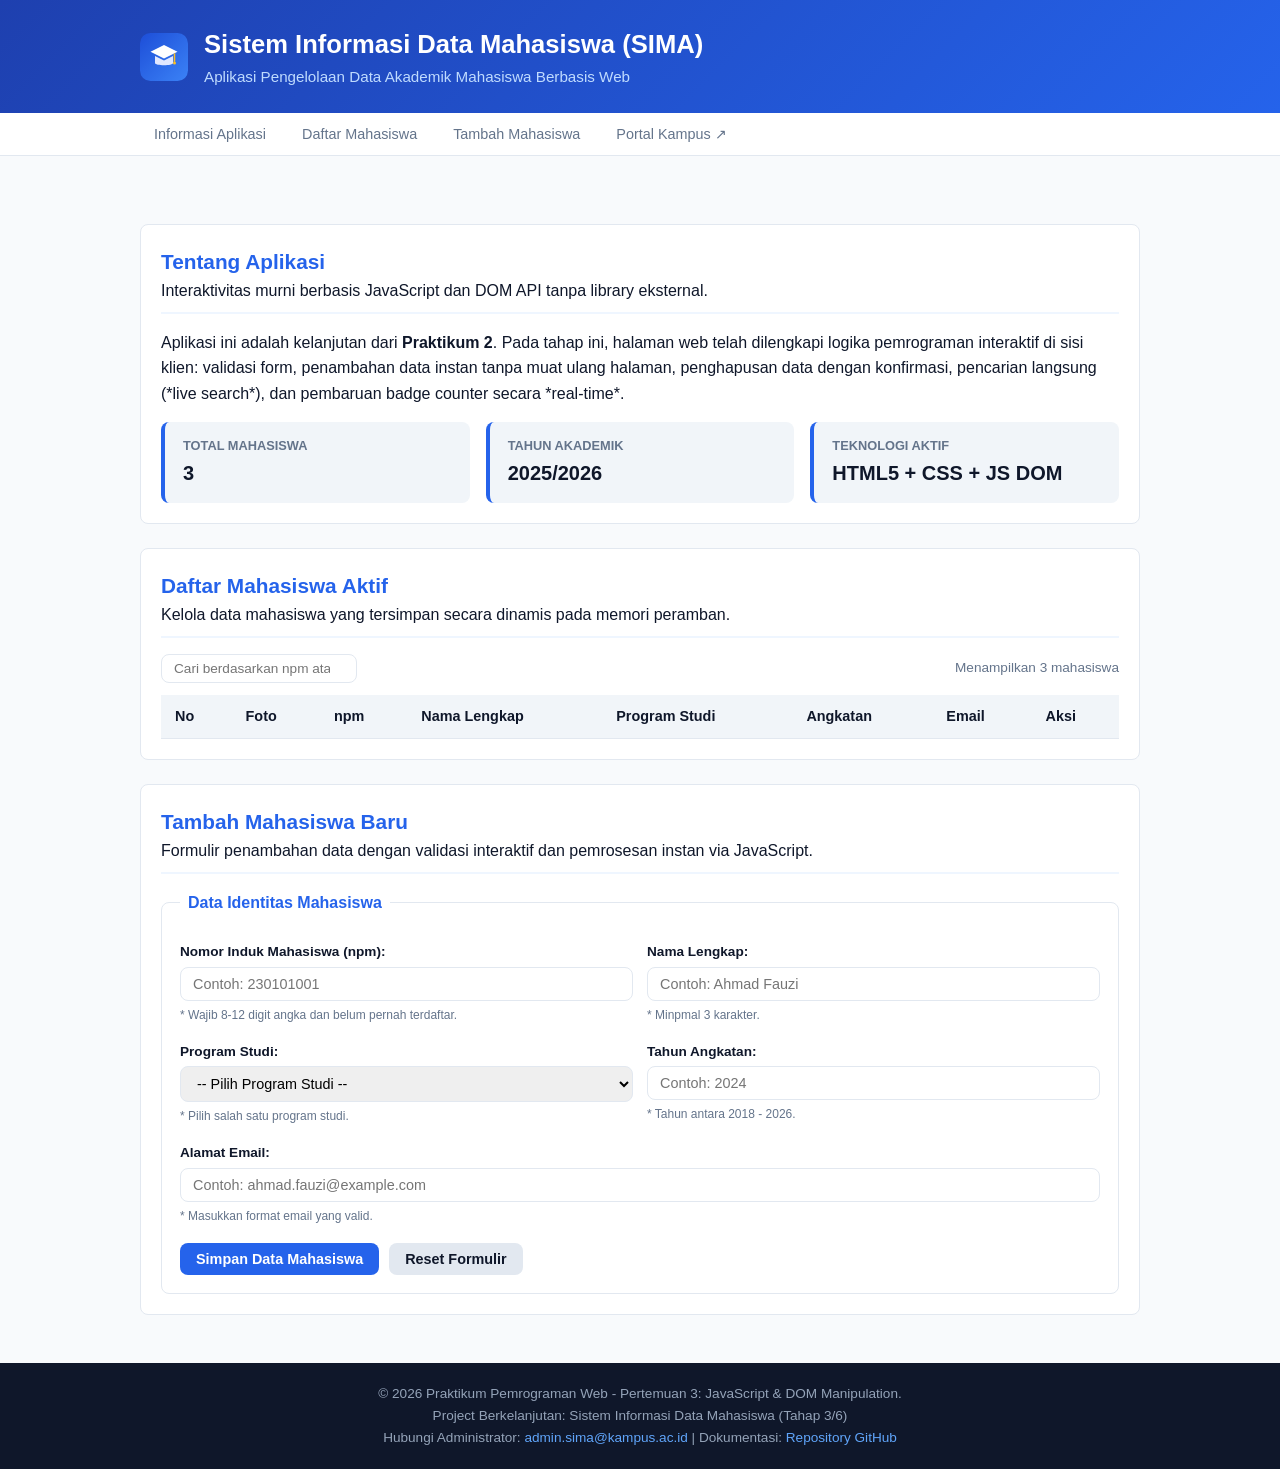
<file: index.html>
<!DOCTYPE html>
<html lang="id">
<head>
    <meta charset="UTF-8">
    <meta name="viewport" content="width=device-width, initial-scale=1.0">
    <title>Sistem Informasi Data Mahasiswa - Praktikum 3</title>
    <link rel="stylesheet" href="style.css">
</head>
<body>

    <!-- 1. Header Aplikasi -->
    <header class="site-header">
        <div class="container header-brand">
            <a href="index.html" class="brand-logo" title="Beranda SIMA">
                <img src="img/logo-sima.svg" alt="Logo Resmi SIMA Kampus" width="48" height="48">
            </a>
            <div>
                <h1>Sistem Informasi Data Mahasiswa (SIMA)</h1>
                <p>Aplikasi Pengelolaan Data Akademik Mahasiswa Berbasis Web</p>
            </div>
        </div>
    </header>

    <!-- 2. Navigation Bar Sticky -->
    <nav class="site-nav">
        <div class="container">
            <ul>
                <li><a href="#informasi">Informasi Aplikasi</a></li>
                <li><a href="#daftar-mahasiswa">Daftar Mahasiswa</a></li>
                <li><a href="#form-tambah">Tambah Mahasiswa</a></li>
                <li><a href="https://kampus.ac.id" target="_blank" rel="noopener noreferrer">Portal Kampus &UpperRightArrow;</a></li>
            </ul>
        </div>
    </nav>

    <!-- Konten Utama Halaman -->
    <main>
        <div class="container">

            <!-- Kotak Notifikasi Alert Dinamis (dikontrol oleh JS) -->
            <div id="alert-box" class="alert-box" role="alert"></div>

            <!-- 3. Section Informasi Aplikasi -->
            <section id="informasi" class="content-section">
                <div class="section-header">
                    <h2>Tentang Aplikasi</h2>
                    <p>Interaktivitas murni berbasis JavaScript dan DOM API tanpa library eksternal.</p>
                </div>
                <p>
                    Aplikasi ini adalah kelanjutan dari <strong>Praktikum 2</strong>. Pada tahap ini, 
                    halaman web telah dilengkapi logika pemrograman interaktif di sisi klien: validasi form, 
                    penambahan data instan tanpa muat ulang halaman, penghapusan data dengan konfirmasi, 
                    pencarian langsung (*live search*), dan pembaruan badge counter secara *real-time*.
                </p>

                <div class="info-grid">
                    <article class="info-card">
                        <h3>Total Mahasiswa</h3>
                        <p id="total-mahasiswa-badge" class="counter-highlight">3</p>
                    </article>
                    <article class="info-card">
                        <h3>Tahun Akademik</h3>
                        <p>2025/2026</p>
                    </article>
                    <article class="info-card">
                        <h3>Teknologi Aktif</h3>
                        <p>HTML5 + CSS + JS DOM</p>
                    </article>
                </div>
            </section>

            <!-- 4. Section Daftar Mahasiswa, Toolbar Pencarian & 5. Tabel Data -->
            <section id="daftar-mahasiswa" class="content-section">
                <div class="section-header">
                    <h2>Daftar Mahasiswa Aktif</h2>
                    <p>Kelola data mahasiswa yang tersimpan secara dinamis pada memori peramban.</p>
                </div>

                <!-- Toolbar Pencarian dan Ringkasan Jumlah -->
                <div class="table-toolbar">
                    <div class="search-box">
                        <input 
                            type="search" 
                            id="input-search" 
                            class="search-input" 
                            placeholder="Cari berdasarkan npm atau Nama...">
                    </div>
                    <div id="total-mahasiswa-info" class="status-summary">
                        Menampilkan 3 mahasiswa
                    </div>
                </div>

                <!-- Tabel Data Responsif -->
                <div class="table-responsive">
                    <table class="data-table">
                        <thead>
                            <tr>
                                <th>No</th>
                                <th>Foto</th>
                                <th>npm</th>
                                <th>Nama Lengkap</th>
                                <th>Program Studi</th>
                                <th>Angkatan</th>
                                <th>Email</th>
                                <th>Aksi</th>
                            </tr>
                        </thead>
                        <tbody id="tabel-body-mahasiswa">
                            <!-- Baris tabel akan di-generate secara dinamis oleh app.js -->
                        </tbody>
                    </table>
                </div>
            </section>

            <!-- 6. Section Form Tambah Mahasiswa dengan Validasi JS -->
            <section id="form-tambah" class="content-section">
                <div class="section-header">
                    <h2>Tambah Mahasiswa Baru</h2>
                    <p>Formulir penambahan data dengan validasi interaktif dan pemrosesan instan via JavaScript.</p>
                </div>

                <form id="form-tambah-mahasiswa" class="app-form" novalidate>
                    <fieldset>
                        <legend>Data Identitas Mahasiswa</legend>

                        <div class="form-grid">
                            <div class="form-group">
                                <label for="npm" class="form-label">Nomor Induk Mahasiswa (npm):</label>
                                <input 
                                    type="text" 
                                    id="npm" 
                                    name="npm" 
                                    class="form-input" 
                                    placeholder="Contoh: 230101001">
                                <span class="form-help">* Wajib 8-12 digit angka dan belum pernah terdaftar.</span>
                            </div>

                            <div class="form-group">
                                <label for="nama" class="form-label">Nama Lengkap:</label>
                                <input 
                                    type="text" 
                                    id="nama" 
                                    name="nama" 
                                    class="form-input" 
                                    placeholder="Contoh: Ahmad Fauzi">
                                <span class="form-help">* Minpmal 3 karakter.</span>
                            </div>

                            <div class="form-group">
                                <label for="program_studi" class="form-label">Program Studi:</label>
                                <select id="program_studi" name="program_studi" class="form-select">
                                    <option value="">-- Pilih Program Studi --</option>
                                    <option value="Teknik Informatika">Teknik Informatika</option>
                                    <option value="Sistem Informasi">Sistem Informasi</option>
                                    <option value="Teknologi Informasi">Teknologi Informasi</option>
                                    <option value="Rekayasa Perangkat Lunak">Rekayasa Perangkat Lunak</option>
                                </select>
                                <span class="form-help">* Pilih salah satu program studi.</span>
                            </div>

                            <div class="form-group">
                                <label for="angkatan" class="form-label">Tahun Angkatan:</label>
                                <input 
                                    type="number" 
                                    id="angkatan" 
                                    name="angkatan" 
                                    class="form-input" 
                                    placeholder="Contoh: 2024">
                                <span class="form-help">* Tahun antara 2018 - 2026.</span>
                            </div>

                            <div class="form-group full-width">
                                <label for="email" class="form-label">Alamat Email:</label>
                                <input 
                                    type="email" 
                                    id="email" 
                                    name="email" 
                                    class="form-input" 
                                    placeholder="Contoh: ahmad.fauzi@example.com">
                                <span class="form-help">* Masukkan format email yang valid.</span>
                            </div>
                        </div>

                        <div class="form-actions">
                            <button type="submit" class="btn btn-primary">Simpan Data Mahasiswa</button>
                            <button type="reset" class="btn btn-secondary">Reset Formulir</button>
                        </div>
                    </fieldset>
                </form>
            </section>

        </div>
    </main>

    <!-- 7. Footer -->
    <footer class="site-footer">
        <div class="container">
            <p>&copy; 2026 Praktikum Pemrograman Web - Pertemuan 3: JavaScript & DOM Manipulation.</p>
            <p>Project Berkelanjutan: Sistem Informasi Data Mahasiswa (Tahap 3/6)</p>
            <p>
                Hubungi Administrator: <a href="mailto:admin.sima@kampus.ac.id">admin.sima@kampus.ac.id</a> | 
                Dokumentasi: <a href="https://github.com" target="_blank" rel="noopener noreferrer">Repository GitHub</a>
            </p>
        </div>
    </footer>

    <!-- Tambahkan Script JavaScript Eksternal -->
    <script src="app.js"></script>
</body>
</html>
</file>
<file: style.css>
/* ==========================================================================
   Praktikum 4: Implementasi Aplikasi Web Dinamis Menggunakan PHP
   Sistem Informasi Data Mahasiswa (SIMA) - Waktu Praktikum: 90 Menit
   ========================================================================== */

/* 1. Reset Global & CSS Variables */
:root {
    --primary: #2563eb;
    --primary-dark: #1d4ed8;
    --primary-light: #eff6ff;
    --text-main: #0f172a;
    --text-muted: #64748b;
    --bg-body: #f8fafc;
    --bg-white: #ffffff;
    --border: #e2e8f0;
    --radius: 8px;
}

*, *::before, *::after {
    box-sizing: border-box;
    margin: 0;
    padding: 0;
}

body {
    font-family: -apple-system, BlinkMacSystemFont, "Segoe UI", Roboto, sans-serif;
    color: var(--text-main);
    background-color: var(--bg-body);
    line-height: 1.6;
}

.container {
    width: 90%;
    max-width: 1000px;
    margin: 0 auto;
}

/* 2. Header & Navigasi (Flexbox Layout) */
.site-header {
    background: linear-gradient(135deg, #1e40af, #2563eb);
    color: #ffffff;
    padding: 24px 0;
}

.header-brand {
    display: flex;
    align-items: center;
    gap: 16px;
}

.brand-logo img {
    display: block;
    border-radius: var(--radius);
}

.site-header h1 {
    font-size: 1.6rem;
}

.site-header p {
    color: #bfdbfe;
    font-size: 0.95rem;
}

.site-nav {
    background-color: var(--bg-white);
    border-bottom: 1px solid var(--border);
    position: sticky;
    top: 0;
    z-index: 100;
}

.site-nav ul {
    list-style: none;
    display: flex;
    flex-wrap: wrap;
    gap: 8px;
    padding: 8px 0;
}

.site-nav a {
    text-decoration: none;
    color: var(--text-muted);
    font-weight: 500;
    font-size: 0.9rem;
    padding: 6px 14px;
    border-radius: var(--radius);
    transition: 0.2s;
}

.site-nav a:hover {
    color: var(--primary);
    background-color: var(--primary-light);
}

/* 3. Section & Kartu Informasi */
main {
    padding: 24px 0;
}

.content-section {
    background: var(--bg-white);
    border: 1px solid var(--border);
    border-radius: var(--radius);
    padding: 20px;
    margin-bottom: 24px;
}

.section-header {
    margin-bottom: 16px;
    padding-bottom: 8px;
    border-bottom: 2px solid var(--primary-light);
}

.section-header h2 {
    font-size: 1.3rem;
    color: var(--primary);
}

.info-grid {
    display: flex;
    gap: 16px;
    margin-top: 16px;
}

.info-card {
    flex: 1;
    background: #f1f5f9;
    border-left: 4px solid var(--primary);
    padding: 14px 18px;
    border-radius: var(--radius);
}

.info-card h3 {
    font-size: 0.8rem;
    color: var(--text-muted);
    text-transform: uppercase;
}

.info-card p {
    font-size: 1.25rem;
    font-weight: 700;
}

/* Alert / Flash Messages */
.alert-box {
    padding: 12px 16px;
    border-radius: var(--radius);
    margin-bottom: 20px;
    font-size: 0.9rem;
    font-weight: 500;
}

.alert-success {
    background: #dcfce7;
    color: #15803d;
    border: 1px solid #bbf7d0;
}

.alert-danger {
    background: #fee2e2;
    color: #b91c1c;
    border: 1px solid #fecaca;
}

/* Toolbar & Pencarian */
.table-toolbar {
    display: flex;
    justify-content: space-between;
    align-items: center;
    flex-wrap: wrap;
    gap: 12px;
    margin-bottom: 12px;
}

.search-form {
    display: flex;
    gap: 8px;
    align-items: center;
}

.search-input {
    padding: 6px 12px;
    border: 1px solid var(--border);
    border-radius: var(--radius);
    font-size: 0.85rem;
    outline: none;
}

.search-input:focus {
    border-color: var(--primary);
}

.status-summary {
    font-size: 0.85rem;
    color: var(--text-muted);
}

/* 4. Penataan Tabel Data & Media */
.table-responsive {
    overflow-x: auto;
    margin-top: 12px;
}

.data-table {
    width: 100%;
    border-collapse: collapse;
    font-size: 0.9rem;
}

.data-table th, .data-table td {
    padding: 10px 14px;
    border-bottom: 1px solid var(--border);
    text-align: left;
    vertical-align: middle;
}

.data-table thead {
    background-color: #f1f5f9;
}

.data-table tbody tr:hover {
    background-color: #f8fafc;
}

.avatar-img {
    width: 36px;
    height: 36px;
    border-radius: 50%;
    object-fit: cover;
    display: block;
}

.badge {
    background-color: var(--primary-light);
    color: var(--primary);
    padding: 3px 8px;
    border-radius: 12px;
    font-size: 0.75rem;
    font-weight: 600;
}

.link-email {
    color: var(--primary);
    text-decoration: none;
}

.link-email:hover {
    text-decoration: underline;
}

.empty-row {
    text-align: center;
    color: var(--text-muted);
    padding: 20px !important;
}

/* 5. Formulir & Tombol */
.app-form fieldset {
    border: 1px solid var(--border);
    border-radius: var(--radius);
    padding: 18px;
}

.app-form legend {
    font-weight: 600;
    padding: 0 8px;
    color: var(--primary);
}

.form-grid {
    display: grid;
    grid-template-columns: 1fr 1fr;
    gap: 14px;
    margin-top: 8px;
}

.form-group.full-width {
    grid-column: 1 / -1;
}

.form-label {
    display: block;
    font-size: 0.85rem;
    font-weight: 600;
    margin-bottom: 4px;
}

.form-input, .form-select {
    width: 100%;
    padding: 8px 12px;
    border: 1px solid var(--border);
    border-radius: var(--radius);
    font-size: 0.9rem;
    outline: none;
}

.form-input:focus, .form-select:focus {
    border-color: var(--primary);
    box-shadow: 0 0 0 2px rgba(37, 99, 235, 0.15);
}

.form-help {
    font-size: 0.75rem;
    color: var(--text-muted);
}

.form-actions {
    margin-top: 16px;
    display: flex;
    gap: 10px;
}

.btn {
    padding: 8px 16px;
    font-size: 0.9rem;
    font-weight: 600;
    border-radius: var(--radius);
    border: none;
    cursor: pointer;
    text-decoration: none;
    display: inline-block;
}

.btn-sm {
    padding: 5px 10px;
    font-size: 0.8rem;
}

.btn-primary {
    background-color: var(--primary);
    color: #ffffff;
}

.btn-primary:hover {
    background-color: var(--primary-dark);
}

.btn-secondary {
    background-color: #e2e8f0;
    color: var(--text-main);
}

.btn-danger {
    background-color: #ef4444;
    color: #ffffff;
}

.btn-danger:hover {
    background-color: #dc2626;
}

/* 6. Footer */
.site-footer {
    background-color: #0f172a;
    color: #94a3b8;
    text-align: center;
    padding: 20px 0;
    font-size: 0.85rem;
    margin-top: auto;
}

.site-footer a {
    color: #60a5fa;
    text-decoration: none;
}

/* 7. Media Query Sederhana (Breakpoint Mobile 768px) */
@media (max-width: 768px) {
    .header-brand {
        flex-direction: column;
        text-align: center;
    }
    .info-grid {
        flex-direction: column;
    }
    .form-grid {
        grid-template-columns: 1fr;
    }
    .site-nav ul {
        justify-content: center;
    }
    .table-toolbar {
        flex-direction: column;
        align-items: stretch;
    }
}
</file>
